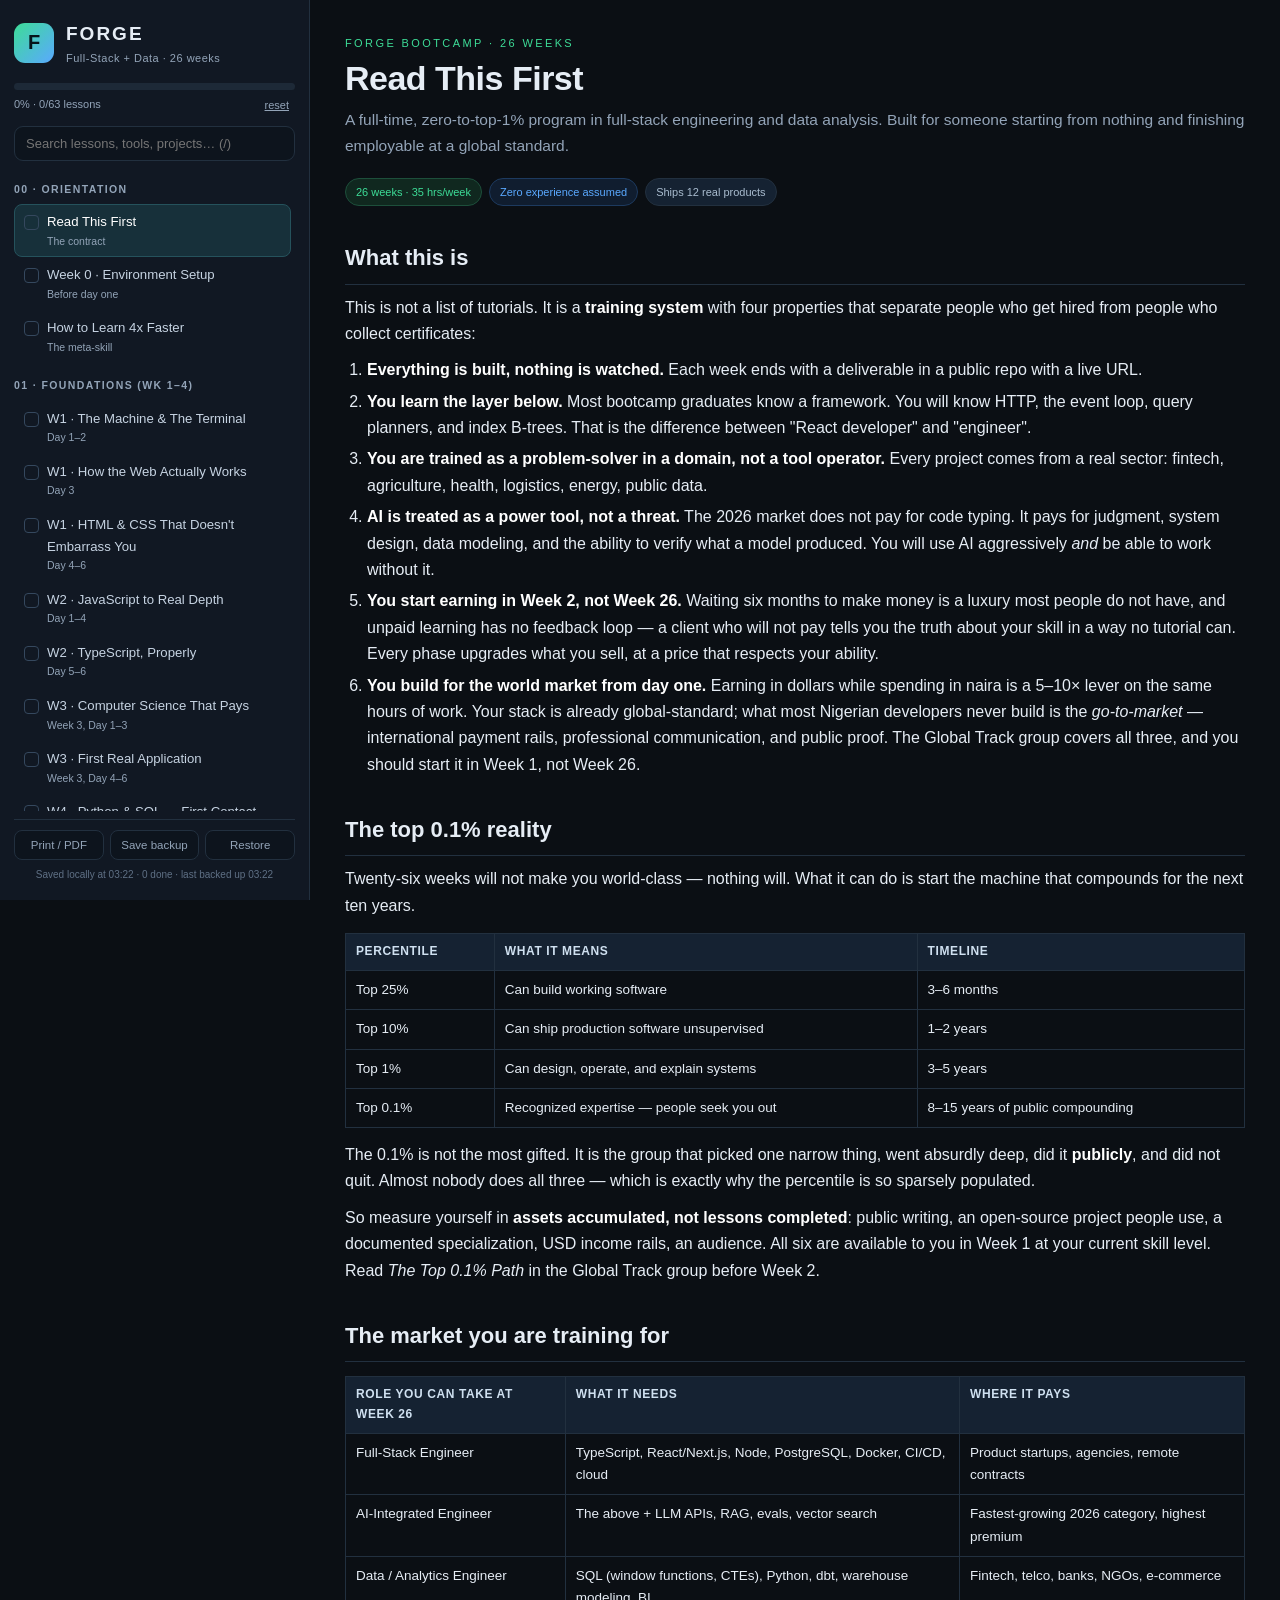
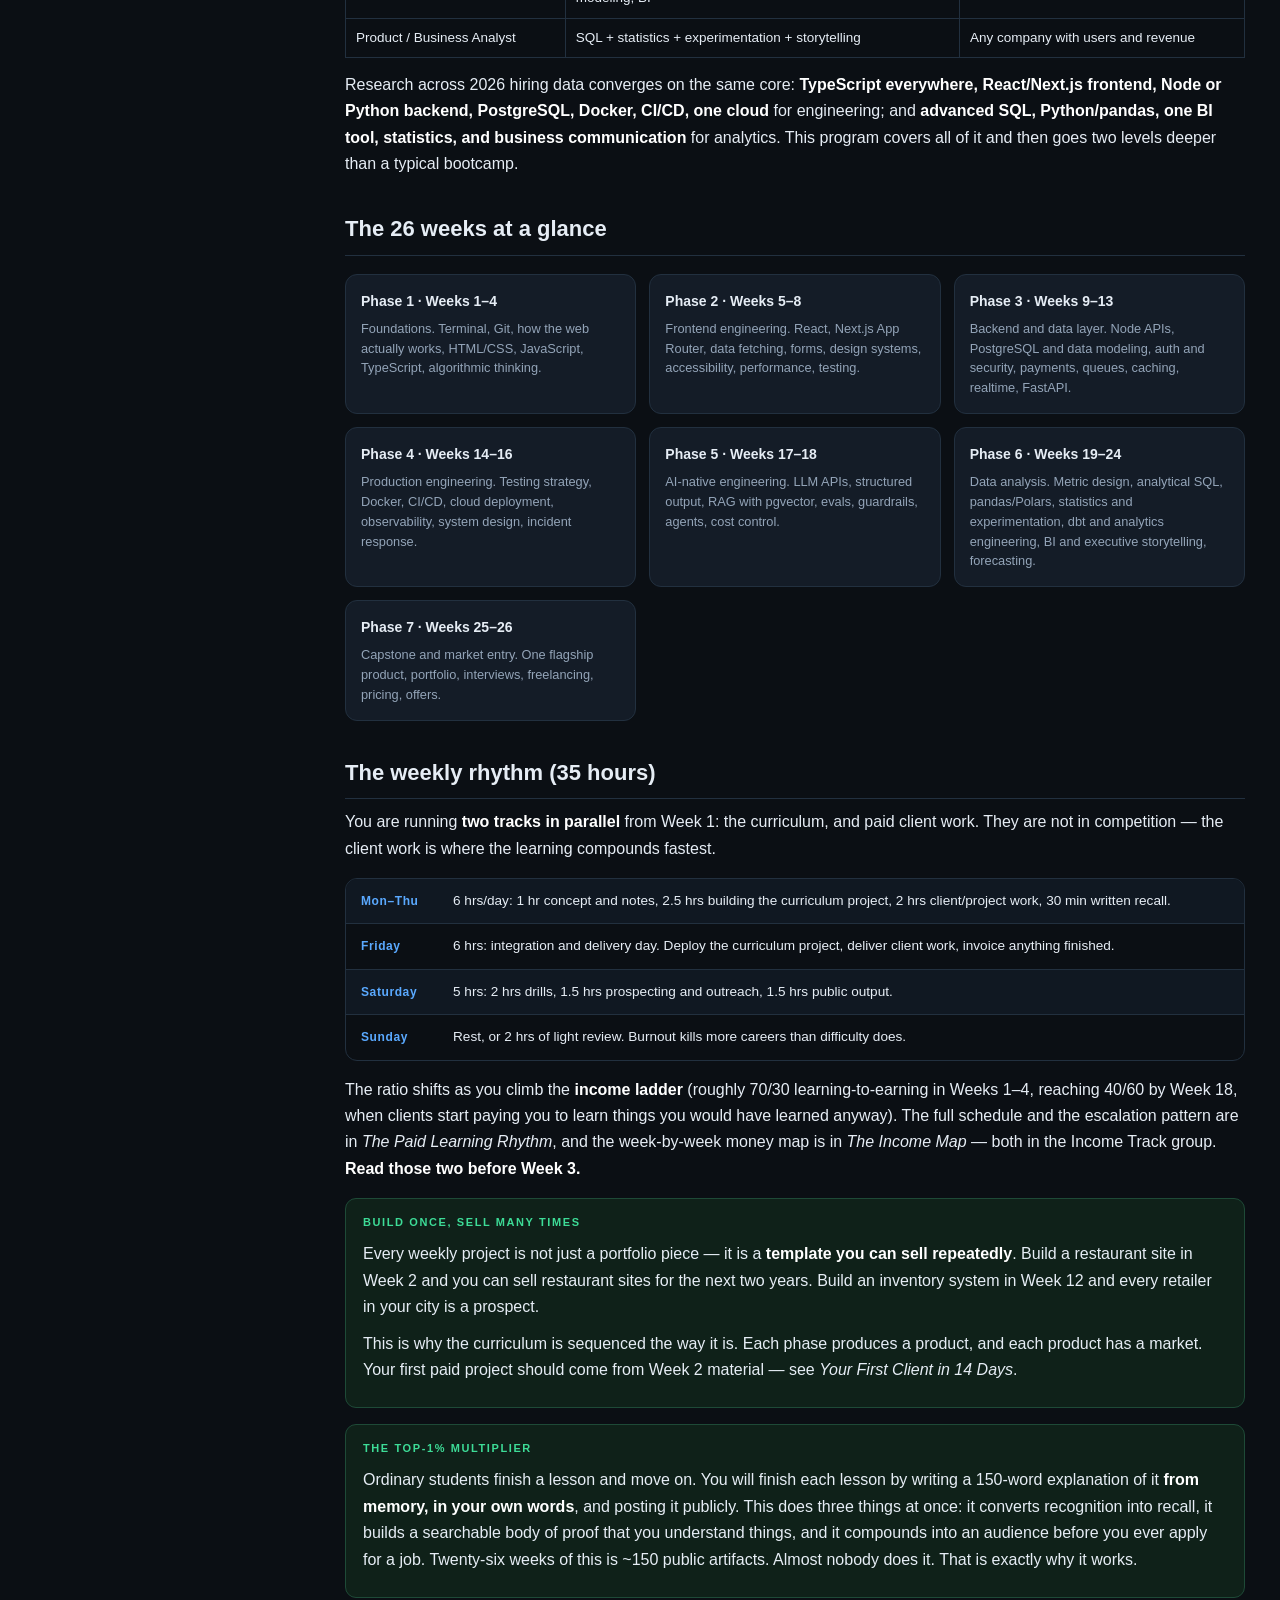
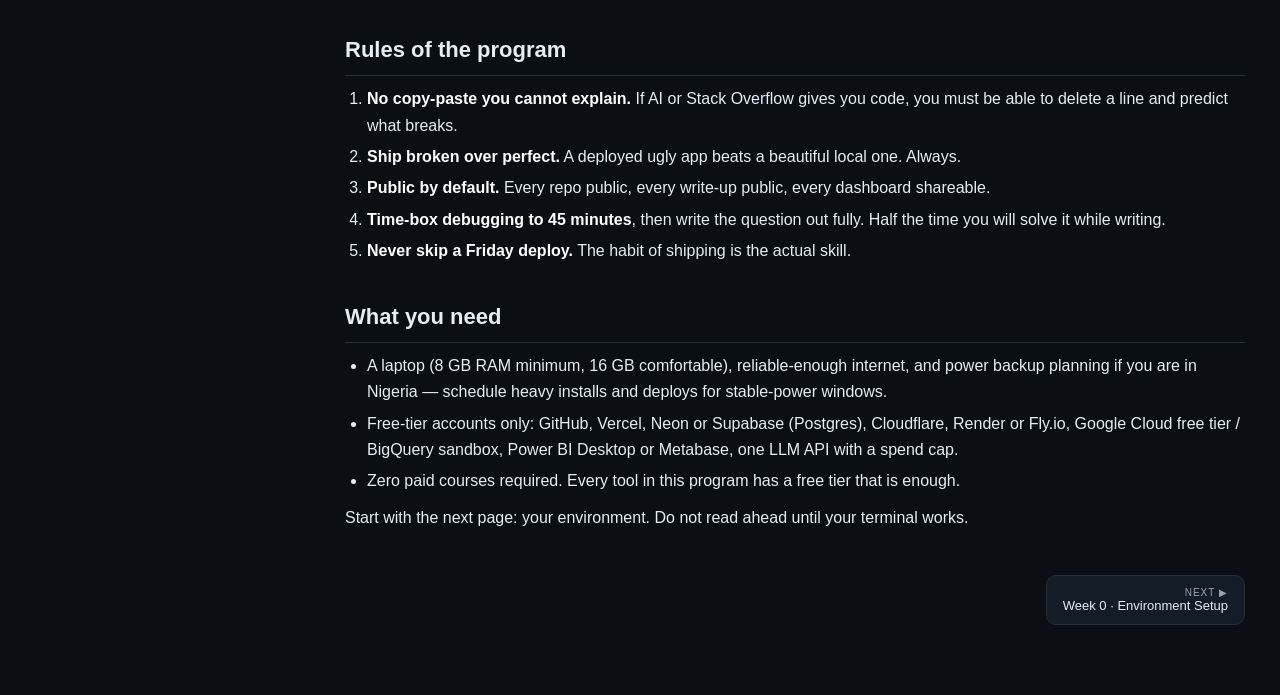
<file: index.html>
<!DOCTYPE html>
<html lang="en">
<head>
<meta charset="utf-8" />
<meta name="viewport" content="width=device-width, initial-scale=1" />
<title>FORGE — Full-Stack &amp; Data Bootcamp</title>
<meta name="description" content="A 26-week, zero-to-professional bootcamp in full-stack engineering and data analysis. 56 lessons, 60 real-world sector problems, 68 graded exercises with answer keys, 12 shipped projects. Works offline." />
<meta name="theme-color" content="#0b0f14" />
<meta name="color-scheme" content="dark" />

<link rel="icon" href="favicon.ico" sizes="any" />
<link rel="icon" type="image/png" href="favicon.png" />
<link rel="apple-touch-icon" href="apple-touch-icon.png" />
<link rel="manifest" href="site.webmanifest" />

<meta property="og:type" content="website" />
<meta property="og:title" content="FORGE — Zero to Professional in 26 Weeks" />
<meta property="og:description" content="Full-stack engineering + data analysis. 48 lessons, 60 real-world sector problems, 12 shipped projects." />
<meta property="og:image" content="og-image.png" />
<meta name="twitter:card" content="summary_large_image" />
<meta name="twitter:title" content="FORGE — Zero to Professional in 26 Weeks" />
<meta name="twitter:description" content="Full-stack engineering + data analysis. 48 lessons, 60 real-world sector problems, 12 shipped projects." />
<meta name="twitter:image" content="og-image.png" />

<link rel="stylesheet" href="css/style.css" />
</head>
<body>
<a class="skip" href="#content">Skip to lesson content</a>
<div id="app">
  <aside id="sidebar" aria-label="Curriculum navigation">
    <div class="brand">
      <div class="logo" aria-hidden="true">F</div>
      <div>
        <h1>FORGE</h1>
        <p>Full-Stack + Data · 26 weeks</p>
      </div>
    </div>
    <div class="progress-block">
      <div class="bar" role="progressbar" aria-labelledby="progtext"><span id="progbar"></span></div>
      <div class="progress-meta"><span id="progtext">0%</span><button id="resetbtn" title="Reset all progress">reset</button></div>
    </div>
    <input id="search" type="search" placeholder="Search lessons, tools, projects… (/)" autocomplete="off" aria-label="Search the curriculum" />
    <nav id="nav" aria-label="Lessons"></nav>
    <div class="side-foot">
      <div class="footrow">
        <button id="printbtn">Print / PDF</button>
        <button id="exportbtn" title="Download a backup file of your progress">Save backup</button>
        <button id="importbtn" title="Restore progress from a backup file">Restore</button>
      </div>
      <input type="file" id="importfile" accept=".json,application/json" hidden />
      <p class="tiny" id="savetxt">Progress is saved in your browser.</p>
    </div>
  </aside>
  <main id="main">
    <div id="content" tabindex="-1"></div>
    <div id="pager"></div>
  </main>
</div>
<button id="menubtn" aria-label="Menu">☰</button>
<script src="js/md.js"></script>
<script src="data/meta.js"></script>
<script src="data/curriculum-1.js"></script>
<script src="data/curriculum-2.js"></script>
<script src="data/curriculum-3.js"></script>
<script src="data/sectors.js"></script>
<script src="data/career.js"></script>
<script src="data/exercises.js"></script>
<script src="data/income.js"></script>
<script src="data/global.js"></script>
<script src="js/app.js"></script>
</body>
</html>
</file>
<file: css/style.css>
:root{
  --bg:#0b0f14; --bg2:#111823; --panel:#141c27; --line:#22303f;
  --txt:#e6edf5; --dim:#93a4b8; --acc:#3ddc97; --acc2:#5aa9ff; --warn:#ffb454; --hot:#ff6b6b;
  --mono:ui-monospace,SFMono-Regular,Menlo,Consolas,monospace;
  --sans:-apple-system,BlinkMacSystemFont,"Segoe UI",Inter,Roboto,Helvetica,Arial,sans-serif;
}
*{box-sizing:border-box}
html,body{margin:0;padding:0;background:var(--bg);color:var(--txt);font-family:var(--sans);font-size:16px;line-height:1.65}
#app{display:flex;min-height:100vh}
/* ---------- sidebar ---------- */
#sidebar{width:310px;flex:0 0 310px;background:var(--bg2);border-right:1px solid var(--line);height:100vh;position:sticky;top:0;display:flex;flex-direction:column;padding:18px 14px}
.brand{display:flex;gap:12px;align-items:center;margin-bottom:16px}
.logo{width:40px;height:40px;border-radius:11px;background:linear-gradient(135deg,var(--acc),var(--acc2));color:#06131a;font-weight:800;display:grid;place-items:center;font-size:20px}
.brand h1{margin:0;font-size:19px;letter-spacing:2px}
.brand p{margin:0;font-size:11px;color:var(--dim);letter-spacing:.5px}
.progress-block{margin-bottom:12px}
.bar{height:7px;background:#1d2937;border-radius:99px;overflow:hidden}
.bar span{display:block;height:100%;width:0;background:linear-gradient(90deg,var(--acc),var(--acc2));transition:width .3s}
.progress-meta{display:flex;justify-content:space-between;font-size:11px;color:var(--dim);margin-top:5px}
.progress-meta button{background:none;border:none;color:var(--dim);cursor:pointer;font-size:11px;text-decoration:underline}
#search{width:100%;padding:9px 11px;border-radius:9px;border:1px solid var(--line);background:#0d141d;color:var(--txt);font-size:13px;margin-bottom:10px}
#search:focus{outline:1px solid var(--acc2)}
#nav{overflow-y:auto;flex:1;padding-right:4px}
#nav::-webkit-scrollbar{width:7px}
#nav::-webkit-scrollbar-thumb{background:#243244;border-radius:9px}
.navgroup{margin-bottom:14px}
.navgroup>h4{margin:10px 0 6px;font-size:10.5px;letter-spacing:1.4px;color:var(--dim);text-transform:uppercase}
.navitem{display:flex;gap:8px;align-items:flex-start;padding:6px 9px;border-radius:8px;cursor:pointer;font-size:13.2px;color:#c6d3e2;border:1px solid transparent;text-decoration:none}
.navitem:hover,.navitem:focus{background:#182231;text-decoration:none}
.navitem:visited{color:#c6d3e2}
.navitem.active{background:#17303a;border-color:#25525c;color:#fff}
.navitem .tick{width:15px;height:15px;flex:0 0 15px;border:1.5px solid #35485e;border-radius:4px;margin-top:4px;display:grid;place-items:center;font-size:10px;color:#06131a}
.navitem.done .tick{background:var(--acc);border-color:var(--acc)}
.navitem.done .tick::after{content:"✓"}
.navitem .lbl small{display:block;color:var(--dim);font-size:10.5px}
.side-foot{border-top:1px solid var(--line);padding-top:10px;margin-top:8px}
.footrow{display:flex;gap:6px}
.footrow button{flex:1;padding:8px 4px;border-radius:8px;border:1px solid var(--line);background:#0d141d;color:var(--dim);font-size:11.5px;cursor:pointer}
.footrow button:hover{color:var(--txt);border-color:var(--acc2)}
.tiny{font-size:10px;color:#5f7085;text-align:center;margin:7px 0 0;line-height:1.5}
/* ---------- main ---------- */
#main{flex:1;min-width:0;display:flex;flex-direction:column;align-items:center;padding:34px 30px 70px}
#content{width:100%;max-width:900px}
#pager{width:100%;max-width:900px;display:flex;justify-content:space-between;gap:12px;margin-top:34px}
#pager button{background:var(--panel);border:1px solid var(--line);color:var(--txt);padding:11px 16px;border-radius:10px;cursor:pointer;font-size:13px;max-width:48%;text-align:left}
#pager button:hover{border-color:var(--acc2)}
#pager button span{display:block;font-size:10px;color:var(--dim);letter-spacing:1px}
.eyebrow{font-size:11px;letter-spacing:2.4px;text-transform:uppercase;color:var(--acc);margin-bottom:6px}
h1.page{font-size:34px;line-height:1.2;margin:0 0 8px;letter-spacing:-.5px}
.subtitle{color:var(--dim);font-size:15.5px;margin:0 0 20px}
.chiprow{display:flex;flex-wrap:wrap;gap:7px;margin-bottom:22px}
.chip{font-size:11px;padding:4px 10px;border-radius:99px;background:#152232;border:1px solid var(--line);color:#a9bccf}
.chip.acc{background:#10281f;border-color:#1d4f3b;color:var(--acc)}
.chip.b{background:#101d2f;border-color:#1d3a5f;color:var(--acc2)}
.markdown h2{font-size:22px;margin:34px 0 10px;padding-bottom:7px;border-bottom:1px solid var(--line)}
.markdown h3{font-size:17px;margin:24px 0 8px;color:#dbe7f4}
.markdown h4{font-size:14px;margin:18px 0 6px;color:var(--acc2);letter-spacing:.3px;text-transform:uppercase}
.markdown p{margin:10px 0}
.markdown ul,.markdown ol{margin:10px 0;padding-left:22px}
.markdown li{margin:5px 0}
.markdown strong{color:#fff}
.markdown a{color:var(--acc2)}
.markdown code{font-family:var(--mono);font-size:13px;background:#182434;border:1px solid var(--line);padding:1px 5px;border-radius:5px;color:#9fe6c6}
.markdown pre{background:#0a1017;border:1px solid var(--line);border-left:3px solid var(--acc2);padding:14px 16px;border-radius:10px;overflow-x:auto;margin:14px 0;position:relative}
.markdown pre code{background:none;border:none;padding:0;color:#cfe3f5;font-size:12.7px;line-height:1.6}
.copybtn{position:absolute;top:8px;right:8px;padding:4px 9px;border-radius:6px;border:1px solid var(--line);background:#141c27;color:var(--dim);font-size:10.5px;cursor:pointer;opacity:0;transition:opacity .15s,color .15s;font-family:var(--sans)}
.markdown pre:hover .copybtn,.copybtn:focus{opacity:1}
.copybtn:hover{color:var(--txt);border-color:var(--acc2)}
.copybtn.ok{color:var(--acc);border-color:var(--acc)}
@media(hover:none){.copybtn{opacity:1}}
.markdown blockquote{margin:14px 0;padding:11px 16px;border-left:3px solid var(--warn);background:#1c1a12;border-radius:0 9px 9px 0;color:#e8d9b8}
.markdown blockquote p{margin:4px 0}
.markdown table{width:100%;border-collapse:collapse;margin:14px 0;font-size:13.5px}
.markdown th,.markdown td{border:1px solid var(--line);padding:8px 10px;text-align:left;vertical-align:top}
.markdown th{background:#152232;color:#cfe0f0;font-size:12px;text-transform:uppercase;letter-spacing:.6px}
.markdown hr{border:none;border-top:1px solid var(--line);margin:26px 0}
.callout{border-radius:11px;padding:14px 17px;margin:16px 0;border:1px solid var(--line);background:var(--panel)}
.callout .ctitle{font-size:11px;letter-spacing:1.6px;text-transform:uppercase;margin-bottom:6px;font-weight:700}
.callout.edge{background:#0f2119;border-color:#1e4a37}.callout.edge .ctitle{color:var(--acc)}
.callout.trap{background:#221312;border-color:#4d2422}.callout.trap .ctitle{color:var(--hot)}
.callout.ship{background:#101c2e;border-color:#1f3c63}.callout.ship .ctitle{color:var(--acc2)}
.callout.drill{background:#1d1a11;border-color:#4a3d1c}.callout.drill .ctitle{color:var(--warn)}
.cards{display:grid;grid-template-columns:repeat(auto-fit,minmax(230px,1fr));gap:13px;margin:18px 0}
.card{background:var(--panel);border:1px solid var(--line);border-radius:12px;padding:15px}
.card h5{margin:0 0 6px;font-size:14px}
.card p{margin:0;font-size:12.8px;color:var(--dim);line-height:1.55}
.card .num{font-size:11px;color:var(--acc);letter-spacing:1.5px}
.dayplan{border:1px solid var(--line);border-radius:12px;overflow:hidden;margin:16px 0}
.dayrow{display:flex;gap:14px;padding:11px 15px;border-bottom:1px solid var(--line);font-size:13.6px}
.dayrow:last-child{border-bottom:none}
.dayrow:nth-child(odd){background:#101822}
.dayrow b{flex:0 0 78px;color:var(--acc2);font-size:12px;letter-spacing:.6px;padding-top:2px}
.markbtn{display:inline-flex;align-items:center;gap:9px;margin-top:26px;padding:11px 18px;border-radius:10px;border:1px solid var(--acc);background:#10281f;color:var(--acc);font-size:13.5px;cursor:pointer;font-weight:600}
.markbtn.done{background:var(--acc);color:#06131a}
.searchres{border:1px solid var(--line);background:var(--panel);border-radius:10px;padding:11px 14px;margin:8px 0;cursor:pointer}
.searchres:hover{border-color:var(--acc2)}
.searchres b{font-size:14px}.searchres p{margin:3px 0 0;font-size:12px;color:var(--dim)}
#menubtn{display:none;position:fixed;bottom:18px;right:18px;z-index:40;width:50px;height:50px;border-radius:50%;background:var(--acc);color:#06131a;border:none;font-size:21px;cursor:pointer;box-shadow:0 6px 20px rgba(0,0,0,.5)}
@media(max-width:880px){
  #sidebar{position:fixed;z-index:50;left:-320px;transition:left .25s;box-shadow:0 0 40px rgba(0,0,0,.6)}
  #sidebar.open{left:0}
  #menubtn{display:block}
  #main{padding:22px 16px 90px}
  h1.page{font-size:26px}
}
/* ---------- accessibility ---------- */
.skip{position:absolute;left:-9999px;top:0;z-index:100;background:var(--acc);color:#06131a;padding:10px 16px;border-radius:0 0 8px 0;font-weight:700;font-size:13px;text-decoration:none}
.skip:focus{left:0}
:focus-visible{outline:2px solid var(--acc);outline-offset:2px;border-radius:4px}
#search:focus{outline:2px solid var(--acc2);outline-offset:1px}
.navitem:focus-visible{outline:2px solid var(--acc);outline-offset:-2px}
#content:focus{outline:none}
button{cursor:pointer}
@media(prefers-reduced-motion:reduce){
  *,*::before,*::after{transition:none!important;animation:none!important;scroll-behavior:auto!important}
}
/* ---------- collapsible answers ---------- */
.answer{margin:12px 0;border:1px solid var(--line);border-radius:10px;background:#0f1720;overflow:hidden}
.answer>summary{cursor:pointer;padding:9px 14px;font-size:12.5px;color:var(--acc2);font-weight:600;list-style:none;display:flex;align-items:center;gap:8px;user-select:none}
.answer>summary::-webkit-details-marker{display:none}
.answer>summary::before{content:"▸";font-size:11px;transition:transform .15s;color:var(--dim)}
.answer[open]>summary::before{transform:rotate(90deg)}
.answer>summary:hover{background:#132030}
.answer .abody{padding:2px 16px 12px;border-top:1px solid var(--line)}
.answer .abody>*:first-child{margin-top:10px}
/* ---------- exercises ---------- */
.ex{border:1px solid var(--line);border-left:3px solid var(--acc);border-radius:10px;background:var(--panel);padding:14px 17px;margin:18px 0}
.ex>h3{margin:0 0 8px;font-size:15px;color:#fff;border:none;padding:0}
.ex .task{margin:8px 0}
.ex .meta{font-size:11.5px;color:var(--dim);letter-spacing:.4px}
.ex .meta b{color:var(--warn)}
.ex .stuck{font-size:12.5px;color:var(--dim);font-style:italic;border-top:1px dashed var(--line);padding-top:8px;margin-top:8px}
/* ---------- toast ---------- */
.toast{position:fixed;left:50%;bottom:26px;transform:translate(-50%,14px);background:#13251d;border:1px solid var(--acc);color:var(--acc);padding:11px 18px;border-radius:10px;font-size:13px;z-index:90;opacity:0;transition:opacity .25s,transform .25s;box-shadow:0 8px 28px rgba(0,0,0,.55);max-width:88vw;text-align:center}
.toast.show{opacity:1;transform:translate(-50%,0)}
.toast.err{background:#2a1616;border-color:var(--hot);color:var(--hot)}
/* ---------- offline banner ---------- */
.offline{position:fixed;top:0;left:0;right:0;background:var(--warn);color:#1a1206;font-size:12.5px;text-align:center;padding:6px;z-index:95;font-weight:600}
/* ---------- print additions ---------- */
@media print{
  .answer{border:1px solid #ccc}
  .answer>summary{color:#333}
  .copybtn,.toast,.offline{display:none}
  .ex{break-inside:avoid;border-color:#bbb}
}
</file>
